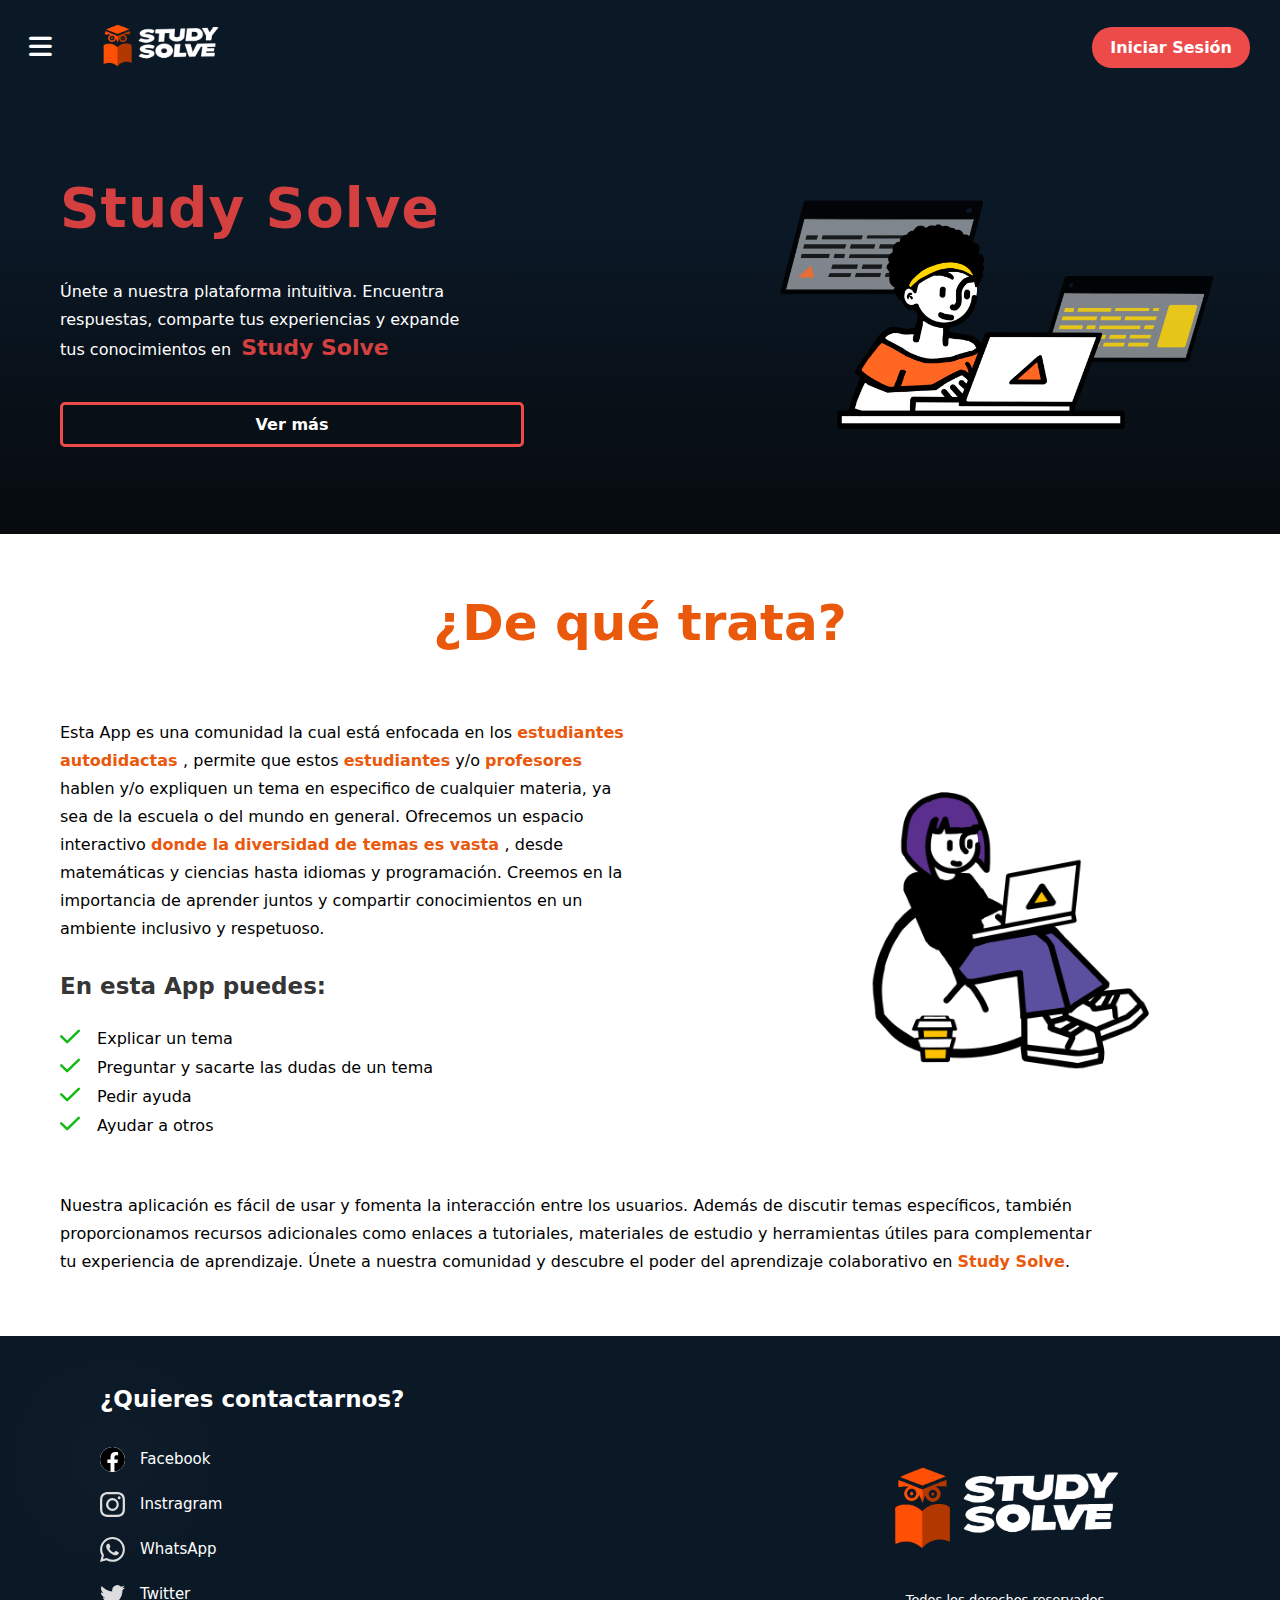
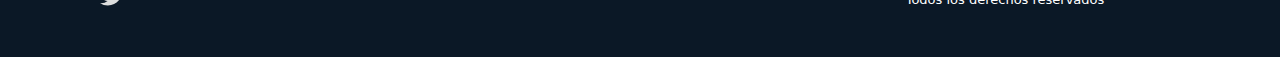
<file: pages/about-us.html>
<!DOCTYPE html>
<html>
    <head>
        <title>Study Solve - Sobre Nosotros</title>
        <meta charset="UTF-8" />
        <meta name="viewport" content="width=device-width, initial-scale=1.0" />
        <link rel="shortcut icon" href="../images/favicon.ico" type="image/x-icon">
        <link rel="stylesheet" href="../styles/basic-styles.css" />
        <link rel="stylesheet" href="../styles/about-us.css" />
        <link 
            rel="stylesheet" 
            href="https://cdnjs.cloudflare.com/ajax/libs/font-awesome/6.5.2/css/all.min.css"
        />
    </head>
    <body>
        <header>
            <nav class="menu-bar">
                <header class="menu-bar__header">
                    <button class="menu-bar__header__toggle-button show">
                        <i
                            class="menu-bar__header__toggle-button__icon fas fa-bars"
                        ></i>
                    </button>
                    <a href="./index.html">
                        <img
                            class="menu-bar__header__logo"
                            src="../images/logoStudySolve.png"
                            alt="Imagen del Logo de la Aplicación"
                            title="Logo de la App"
                        ></img>
                    </a>
                </header>
                <section class="menu-bar__login-links">
                    <a href="./login.html" class="menu-bar__login__button">
                        Iniciar Sesión
                    </a>
                </section>
            </nav>
            <div class="menu-bar__dark-background hidden"></div>
            <nav class="menu-bar__toggle-menu hidden">
                <header class="menu-bar__header">
                    <button class="menu-bar__header__toggle-button hide">
                        <i
                            class="menu-bar__header__toggle-button__icon fas fa-bars"
                        ></i>
                    </button>
                    <a href="./index.html">
                        <img
                            class="menu-bar__header__logo"
                            src="../images/logoStudySolve.png"
                            alt="Imagen del Logo de la Aplicación"
                            title="Logo de la App"
                        ></img>
                    </a>
                </header>
                <section class="menu-bar__toggle-menu__section">
                    <article>
                        <ul class="menu-bar__toggle-menu__links">
                            <li>
                                <a 
                                    href="./index.html" 
                                    class="menu-bar__toggle-menu__link">
                                    <i
                                        class="menu-bar__toggle-menu__link__button__icon fas fa-house"
                                    ></i>
                                    <span>Inicio</span>
                                </a>
                            </li>
                            <li>
                                <a 
                                    href="./about-us.html" 
                                    class="menu-bar__toggle-menu__link">
                                    <i
                                        class="menu-bar__toggle-menu__link__button__icon fa-solid fa-user-group"
                                    ></i>
                                    <span>Sobre Nosotros</span>
                                </a>
                            </li>
                            <li>
                                <a 
                                    href="./posts.html" 
                                    class="menu-bar__toggle-menu__link">
                                    <i
                                        class="menu-bar__toggle-menu__link__button__icon fas fa-newspaper"
                                    ></i>
                                    <span>Publicaciones</span>
                                </a>
                            </li>
                            <li>
                                <a 
                                    href="#information" 
                                    class="menu-bar__toggle-menu__link menu-bar__toggle-menu__link--us">
                                    <i
                                        class="menu-bar__toggle-menu__link__button__icon fa-solid fa-phone"
                                    ></i>
                                    <span>Contacto</span>
                                </a>
                            </li>
                        </ul>
                    </article>
                </section>
            </nav>
        </header>
        
        <main>
            <article class="presentation-article-container">
                <article class="presentation-article">
                    <header class="presentation-article__header">
                        <h1 class="presentation-article__header-title">
                            Study Solve
                        </h1>
                        <p class="presentation-article__header-paragraph">
                            Únete a nuestra plataforma intuitiva. Encuentra
                            respuestas, comparte tus experiencias y expande tus
                            conocimientos en
                            <span class="presentation-article__header-main-span">
                                Study Solve
                            </span>
                        </p>
                        <a href="./index.html" class="presentation-article__header-button">
                            Ver más
                        </a>
                    </header>
                    <section class="presentation-article__image-container">
                        <img
                            class="presentation-article__image-container__image"
                            src="../images/chicaEscribiendo.png"
                            alt="Imagen de una chica estudiando"
                            title="Aprendizaje Digital"
                        />
                    </section>
                </article>
            </article>
            <article class="information-article" id="information">
                <header class="information-article__header">
                    <h2 class="information-article__header-title">
                        ¿De qué trata?
                    </h2>
                </header>
                <article>
                    <section class="information-article-container">
                        <aside class="information-article__section">
                            <p class="information-article__section-paragraph">
                                Esta App es una comunidad la cual está enfocada en
                                los
                                <span class="important-words">
                                    estudiantes autodidactas
                                </span>, permite que estos
                                <span class="important-words">estudiantes</span> y/o
                                <span class="important-words">profesores</span>
                                hablen y/o expliquen un tema en especifico de
                                cualquier materia, ya sea de la escuela o del mundo
                                en general. Ofrecemos un espacio interactivo
                                <span class="important-words">
                                    donde la diversidad de temas es vasta
                                </span>, desde matemáticas y ciencias hasta idiomas y
                                programación. Creemos en la importancia de aprender
                                juntos y compartir conocimientos en un ambiente
                                inclusivo y respetuoso.
                            </p>
                            <span class="information-article__section-title">
                                En esta App puedes:
                            </span>
                            <ul>
                                <li class="information-article__section-list-item">
                                    <svg
                                        class="information-article__section-icon"
                                        aria-hidden="true"
                                        xmlns="http://www.w3.org/2000/svg"
                                        fill="none"
                                        viewBox="0 0 16 12"
                                    >
                                        <path
                                            stroke="currentColor"
                                            stroke-linecap="round"
                                            stroke-linejoin="round"
                                            stroke-width="2"
                                            d="M1 5.917 5.724 10.5 15 1.5"
                                            class=""
                                        ></path>
                                    </svg>
                                    <span class="information-article__section-span">
                                        Explicar un tema
                                    </span>
                                </li>
                                <li class="information-article__section-list-item">
                                    <svg
                                        class="information-article__section-icon"
                                        aria-hidden="true"
                                        xmlns="http://www.w3.org/2000/svg"
                                        fill="none"
                                        viewBox="0 0 16 12"
                                    >
                                        <path
                                            stroke="currentColor"
                                            stroke-linecap="round"
                                            stroke-linejoin="round"
                                            stroke-width="2"
                                            d="M1 5.917 5.724 10.5 15 1.5"
                                            class=""
                                        ></path>
                                    </svg>
                                    <span class="information-article__section-span">
                                        Preguntar y sacarte las dudas de un tema
                                    </span>
                                </li>
                                <li class="information-article__section-list-item">
                                    <svg
                                        class="information-article__section-icon"
                                        aria-hidden="true"
                                        xmlns="http://www.w3.org/2000/svg"
                                        fill="none"
                                        viewBox="0 0 16 12"
                                    >
                                        <path
                                            stroke="currentColor"
                                            stroke-linecap="round"
                                            stroke-linejoin="round"
                                            stroke-width="2"
                                            d="M1 5.917 5.724 10.5 15 1.5"
                                            class=""
                                        ></path>
                                    </svg>
                                    <span class="information-article__section-span">
                                        Pedir ayuda
                                    </span>
                                </li>
                                <li class="information-article__section-list-item">
                                    <svg
                                        class="information-article__section-icon"
                                        aria-hidden="true"
                                        xmlns="http://www.w3.org/2000/svg"
                                        fill="none"
                                        viewBox="0 0 16 12"
                                    >
                                        <path
                                            stroke="currentColor"
                                            stroke-linecap="round"
                                            stroke-linejoin="round"
                                            stroke-width="2"
                                            d="M1 5.917 5.724 10.5 15 1.5"
                                            class=""
                                        ></path>
                                    </svg>
                                    <span class="information-article__section-span">
                                        Ayudar a otros
                                    </span>
                                </li>
                            </ul>
                        </aside>
                        <img
                            class="information-article__section-image"
                            src="../images/chicaEstudiando.png"
                            alt="Imagen de una chica escribiendo un blog en su notebook"
                            title="Estudio"
                        />
                    </section>
                    <aside class="information-article__aside">
                        <p class="information-article__aside-paragraph">
                            Nuestra aplicación es fácil de usar y fomenta la
                            interacción entre los usuarios. Además de discutir temas
                            específicos, también proporcionamos recursos adicionales
                            como enlaces a tutoriales, materiales de estudio y
                            herramientas útiles para complementar tu experiencia de
                            aprendizaje. Únete a nuestra comunidad y descubre el
                            poder del aprendizaje colaborativo en
                            <span class="important-words">Study Solve</span>.
                        </p>
                    </aside>
                </article>
            </article>
        </main>

        <footer class="footer" id="information">
            <header>
                <h3 class="footer__header-title">¿Quieres contactarnos?</h3>
            </header>
            <article class="footer__article">
                <section>
                    <ul class="footer__article__list">
                        <li>
                            <svg
                                class="footer__article__list-icon facebook-icon"
                                width="24px"
                                height="24px"
                                viewBox="0 0 24 24"
                                role="img"
                                xmlns="http://www.w3.org/2000/svg"
                            >
                                <title>Facebook Icon</title>
                                <path
                                    d="M23.9981 11.9991C23.9981 5.37216 18.626 0 11.9991 0C5.37216 0 0 5.37216 0 11.9991C0 17.9882 4.38789 22.9522 10.1242 23.8524V15.4676H7.07758V11.9991H10.1242V9.35553C10.1242 6.34826 11.9156 4.68714 14.6564 4.68714C15.9692 4.68714 17.3424 4.92149 17.3424 4.92149V7.87439H15.8294C14.3388 7.87439 13.8739 8.79933 13.8739 9.74824V11.9991H17.2018L16.6698 15.4676H13.8739V23.8524C19.6103 22.9522 23.9981 17.9882 23.9981 11.9991Z"
                                />
                            </svg>
                            <span class="footer__article__list-span">
                                Facebook
                            </span>
                        </li>
                        <li>
                            <svg
                                class="footer__article__list-icon"
                                xmlns="http://www.w3.org/2000/svg"
                                fill="currentColor"
                                viewBox="0 0 16 16"
                            >
                                <title>Instagram Icon</title>
                                <path
                                    d="M8 0C5.829 0 5.556.01 4.703.048 3.85.088 3.269.222 2.76.42a3.917 3.917 0 0 0-1.417.923A3.927 3.927 0 0 0 .42 2.76C.222 3.268.087 3.85.048 4.7.01 5.555 0 5.827 0 8.001c0 2.172.01 2.444.048 3.297.04.852.174 1.433.372 1.942.205.526.478.972.923 1.417.444.445.89.719 1.416.923.51.198 1.09.333 1.942.372C5.555 15.99 5.827 16 8 16s2.444-.01 3.298-.048c.851-.04 1.434-.174 1.943-.372a3.916 3.916 0 0 0 1.416-.923c.445-.445.718-.891.923-1.417.197-.509.332-1.09.372-1.942C15.99 10.445 16 10.173 16 8s-.01-2.445-.048-3.299c-.04-.851-.175-1.433-.372-1.941a3.926 3.926 0 0 0-.923-1.417A3.911 3.911 0 0 0 13.24.42c-.51-.198-1.092-.333-1.943-.372C10.443.01 10.172 0 7.998 0h.003zm-.717 1.442h.718c2.136 0 2.389.007 3.232.046.78.035 1.204.166 1.486.275.373.145.64.319.92.599.28.28.453.546.598.92.11.281.24.705.275 1.485.039.843.047 1.096.047 3.231s-.008 2.389-.047 3.232c-.035.78-.166 1.203-.275 1.485a2.47 2.47 0 0 1-.599.919c-.28.28-.546.453-.92.598-.28.11-.704.24-1.485.276-.843.038-1.096.047-3.232.047s-2.39-.009-3.233-.047c-.78-.036-1.203-.166-1.485-.276a2.478 2.478 0 0 1-.92-.598 2.48 2.48 0 0 1-.6-.92c-.109-.281-.24-.705-.275-1.485-.038-.843-.046-1.096-.046-3.233 0-2.136.008-2.388.046-3.231.036-.78.166-1.204.276-1.486.145-.373.319-.64.599-.92.28-.28.546-.453.92-.598.282-.11.705-.24 1.485-.276.738-.034 1.024-.044 2.515-.045v.002zm4.988 1.328a.96.96 0 1 0 0 1.92.96.96 0 0 0 0-1.92zm-4.27 1.122a4.109 4.109 0 1 0 0 8.217 4.109 4.109 0 0 0 0-8.217zm0 1.441a2.667 2.667 0 1 1 0 5.334 2.667 2.667 0 0 1 0-5.334z"
                                ></path>
                            </svg>
                            <span class="footer__article__list-span">
                                Instragram
                            </span>
                        </li>
                        <li>
                            <svg
                                class="footer__article__list-icon"
                                xmlns="http://www.w3.org/2000/svg"
                                width="16"
                                height="16"
                                fill="currentColor"
                                viewBox="0 0 16 16"
                                title="WhatsApp"
                            >
                                <title>WhatsApp Icon</title>
                                <path
                                    d="M13.601 2.326A7.85 7.85 0 0 0 7.994 0C3.627 0 .068 3.558.064 7.926c0 1.399.366 2.76 1.057 3.965L0 16l4.204-1.102a7.9 7.9 0 0 0 3.79.965h.004c4.368 0 7.926-3.558 7.93-7.93A7.9 7.9 0 0 0 13.6 2.326zM7.994 14.521a6.6 6.6 0 0 1-3.356-.92l-.24-.144-2.494.654.666-2.433-.156-.251a6.56 6.56 0 0 1-1.007-3.505c0-3.626 2.957-6.584 6.591-6.584a6.56 6.56 0 0 1 4.66 1.931 6.56 6.56 0 0 1 1.928 4.66c-.004 3.639-2.961 6.592-6.592 6.592m3.615-4.934c-.197-.099-1.17-.578-1.353-.646-.182-.065-.315-.099-.445.099-.133.197-.513.646-.627.775-.114.133-.232.148-.43.05-.197-.1-.836-.308-1.592-.985-.59-.525-.985-1.175-1.103-1.372-.114-.198-.011-.304.088-.403.087-.088.197-.232.296-.346.1-.114.133-.198.198-.33.065-.134.034-.248-.015-.347-.05-.099-.445-1.076-.612-1.47-.16-.389-.323-.335-.445-.34-.114-.007-.247-.007-.38-.007a.73.73 0 0 0-.529.247c-.182.198-.691.677-.691 1.654s.71 1.916.81 2.049c.098.133 1.394 2.132 3.383 2.992.47.205.84.326 1.129.418.475.152.904.129 1.246.08.38-.058 1.171-.48 1.338-.943.164-.464.164-.86.114-.943-.049-.084-.182-.133-.38-.232"
                                />
                            </svg>
                            <span class="footer__article__list-span">
                                WhatsApp
                            </span>
                        </li>
                        <li>
                            <svg
                                class="footer__article__list-icon"
                                xmlns="http://www.w3.org/2000/svg"
                                fill="currentColor"
                                viewBox="0 0 16 16"
                            >
                                <title>Twitter Icon</title>
                                <path
                                    d="M5.026 15c6.038 0 9.341-5.003 9.341-9.334 0-.14 0-.282-.006-.422A6.685 6.685 0 0 0 16 3.542a6.658 6.658 0 0 1-1.889.518 3.301 3.301 0 0 0 1.447-1.817 6.533 6.533 0 0 1-2.087.793A3.286 3.286 0 0 0 7.875 6.03a9.325 9.325 0 0 1-6.767-3.429 3.289 3.289 0 0 0 1.018 4.382A3.323 3.323 0 0 1 .64 6.575v.045a3.288 3.288 0 0 0 2.632 3.218 3.203 3.203 0 0 1-.865.115 3.23 3.23 0 0 1-.614-.057 3.283 3.283 0 0 0 3.067 2.277A6.588 6.588 0 0 1 .78 13.58a6.32 6.32 0 0 1-.78-.045A9.344 9.344 0 0 0 5.026 15z"
                                ></path>
                            </svg>
                            <span class="footer__article__list-span">
                                Twitter
                            </span>
                        </li>
                    </ul>
                </section>
                <aside class="footer__article__aside">
                    <header>
                        <h4 class="footer__article__aside-title">
                            Todos los derechos reservados
                        </h4>
                    </header>
                    <img
                        class="footer__article__aside-app-icon"
                        src="../images/logoStudySolve.png"
                        alt="Imagen del logo de la Aplicación"
                        title="Logo de la App"
                    ></img>
                </aside>
            </article>
        </footer>
        <script src="../scripts/menu.js"></script>
    </body>
</html>
</file>
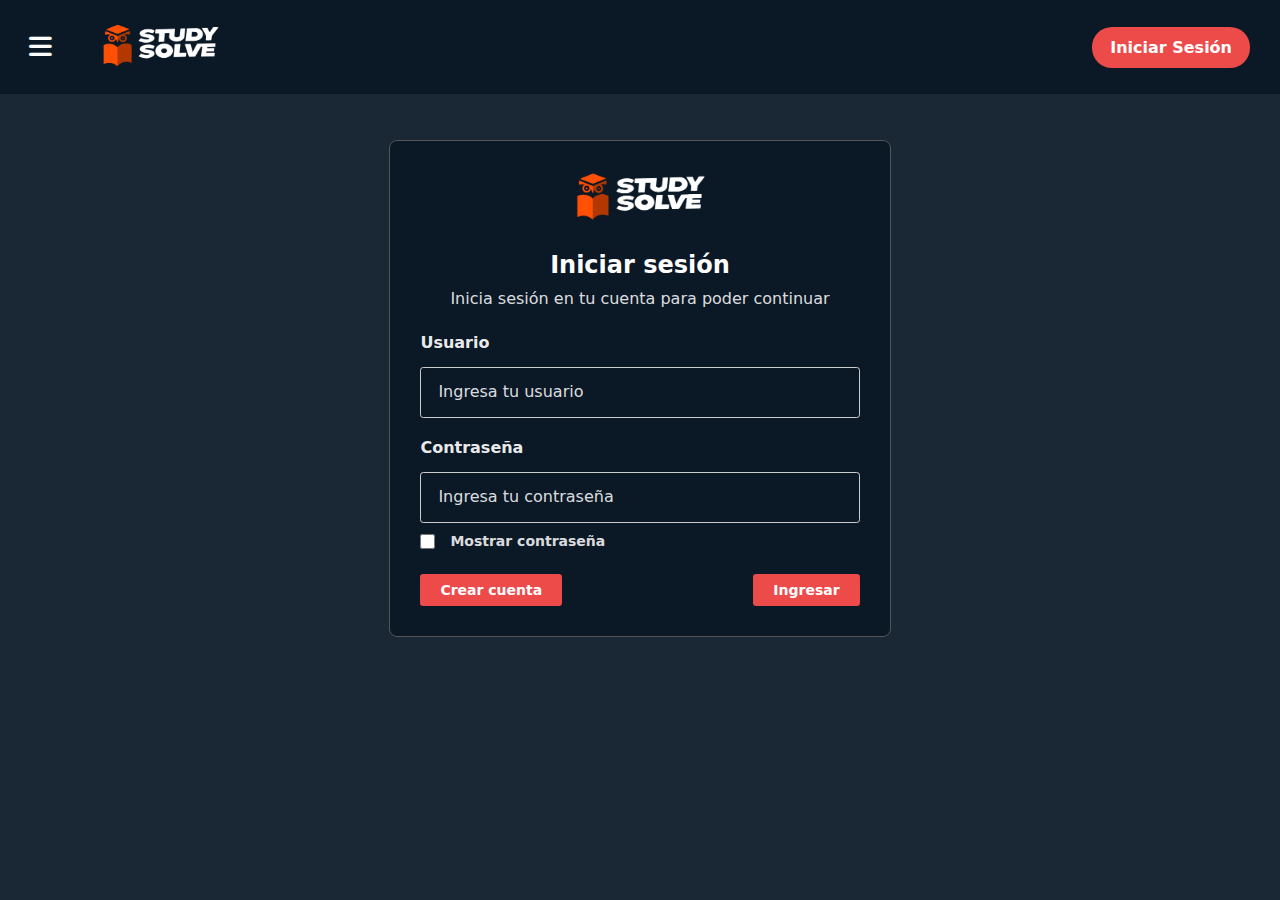
<file: pages/login.html>
<!DOCTYPE html>
<html>
    <head>
        <title>Study Solve - Iniciar sesión</title>
        <meta charset="UTF-8" />
        <meta name="viewport" content="width=device-width, initial-scale=1.0" />
        <link rel="shortcut icon" href="../images/favicon.ico" type="image/x-icon">
        <link rel="stylesheet" href="../styles/basic-styles.css" />
        <link rel="stylesheet" href="../styles/login.css" />
        <link
            rel="stylesheet"
            href="https://cdnjs.cloudflare.com/ajax/libs/font-awesome/6.5.2/css/all.min.css"
        />
    </head>
    <body>
        <header>
            <nav class="menu-bar">
                <header class="menu-bar__header">
                    <button class="menu-bar__header__toggle-button show">
                        <i
                            class="menu-bar__header__toggle-button__icon fas fa-bars"
                        ></i>
                    </button>
                    <a href="./index.html">
                        <img
                            class="menu-bar__header__logo"
                            src="../images/logoStudySolve.png"
                            alt="Imagen del Logo de la Aplicación"
                            title="Logo de la App"
                        ></img>
                    </a>
                </header>
                <section class="menu-bar__login-links">
                    <a href="./login.html" class="menu-bar__login__button">
                        Iniciar Sesión
                    </a>
                </section>
            </nav>
            <div class="menu-bar__dark-background hidden"></div>
            <nav class="menu-bar__toggle-menu hidden">
                <header class="menu-bar__header">
                    <button class="menu-bar__header__toggle-button hide">
                        <i
                            class="menu-bar__header__toggle-button__icon fas fa-bars"
                        ></i>
                    </button>
                    <a href="./index.html">
                        <img
                            class="menu-bar__header__logo"
                            src="../images/logoStudySolve.png"
                            alt="Imagen del Logo de la Aplicación"
                            title="Logo de la App"
                        ></img>
                    </a>
                </header>
                <section class="menu-bar__toggle-menu__section">
                    <article>
                        <ul class="menu-bar__toggle-menu__links">
                            <li>
                                <a 
                                    href="./index.html" 
                                    class="menu-bar__toggle-menu__link">
                                    <i
                                        class="menu-bar__toggle-menu__link__button__icon fas fa-house"
                                    ></i>
                                    <span>Inicio</span>
                                </a>
                            </li>
                            <li>
                                <a 
                                    href="./about-us.html" 
                                    class="menu-bar__toggle-menu__link">
                                    <i
                                        class="menu-bar__toggle-menu__link__button__icon fa-solid fa-user-group"
                                    ></i>
                                    <span>Sobre Nosotros</span>
                                </a>
                            </li>
                            <li>
                                <a 
                                    href="./posts.html" 
                                    class="menu-bar__toggle-menu__link">
                                    <i
                                        class="menu-bar__toggle-menu__link__button__icon fas fa-newspaper"
                                    ></i>
                                    <span>Publicaciones</span>
                                </a>
                            </li>
                            <li>
                                <a 
                                    href="#information" 
                                    class="menu-bar__toggle-menu__link menu-bar__toggle-menu__link--us">
                                    <i
                                        class="menu-bar__toggle-menu__link__button__icon fa-solid fa-phone"
                                    ></i>
                                    <span>Contacto</span>
                                </a>
                            </li>
                        </ul>
                    </article>
                </section>
            </nav>
        </header>

        <main>
            <section class="login__container">
                <section class="login">
                    <header class="login__header">
                        <img    
                            class="login__header__app-logo"
                            src="../images/logoStudySolve.png" 
                            alt="Logo de la Aplicación"
                            title="Logo de la App"
                        >
                        <h2 class="login__header__title">Iniciar sesión</h2>
                        <p class="login__header__message">
                            Inicia sesión en tu cuenta para poder continuar
                        </p>
                    </header>
                    <form class="login__form" action="" method="post">
                        <div class="login__form__section">
                            <label 
                                class="login__form__label" 
                                for="username"
                            >
                                Usuario
                            </label>
                            <div class="login__form__input-container">
                                <input 
                                    class="login__form__input" 
                                    type="text"
                                    name="username"
                                    autocomplete="off"
                                    required
                                >
                                <span class="login__form__input-message">
                                    Ingresa tu usuario
                                </span>
                            </div>
                        </div>
                        <div class="login__form__section">
                            <label 
                                class="login__form__label" 
                                for="password"
                            >
                                Contraseña
                            </label>
                            <div class="login__form__input-container">
                                <input 
                                    class="login__form__input password-input" 
                                    type="password" 
                                    name="password"
                                    required
                                >
                                <span class="login__form__input-message">
                                    Ingresa tu contraseña
                                </span>
                                <div class="login__form__toggle-container">
                                    <input 
                                        class="form__toggle-container__checkbox"
                                        type="checkbox" 
                                        name="toggle-checkbox" 
                                    >
                                    <label 
                                        class="form__toggle-container__label" 
                                        for="toggle-checkbox"
                                    >
                                        Mostrar contraseña
                                    </label>
                                </div>
                            </div>
                        </div>
                        <div class="login__form__buttons">
                            <a class="form__link" href="">Crear cuenta</a>
                            <button class="form__button" type="submit">Ingresar</button>
                        </div>
                    </form>
                </section>
            </section>
            </main>
        <script src="../scripts/menu.js"></script>
        <script src="../scripts/login.js"></script>
    </body>
</html>
</file>
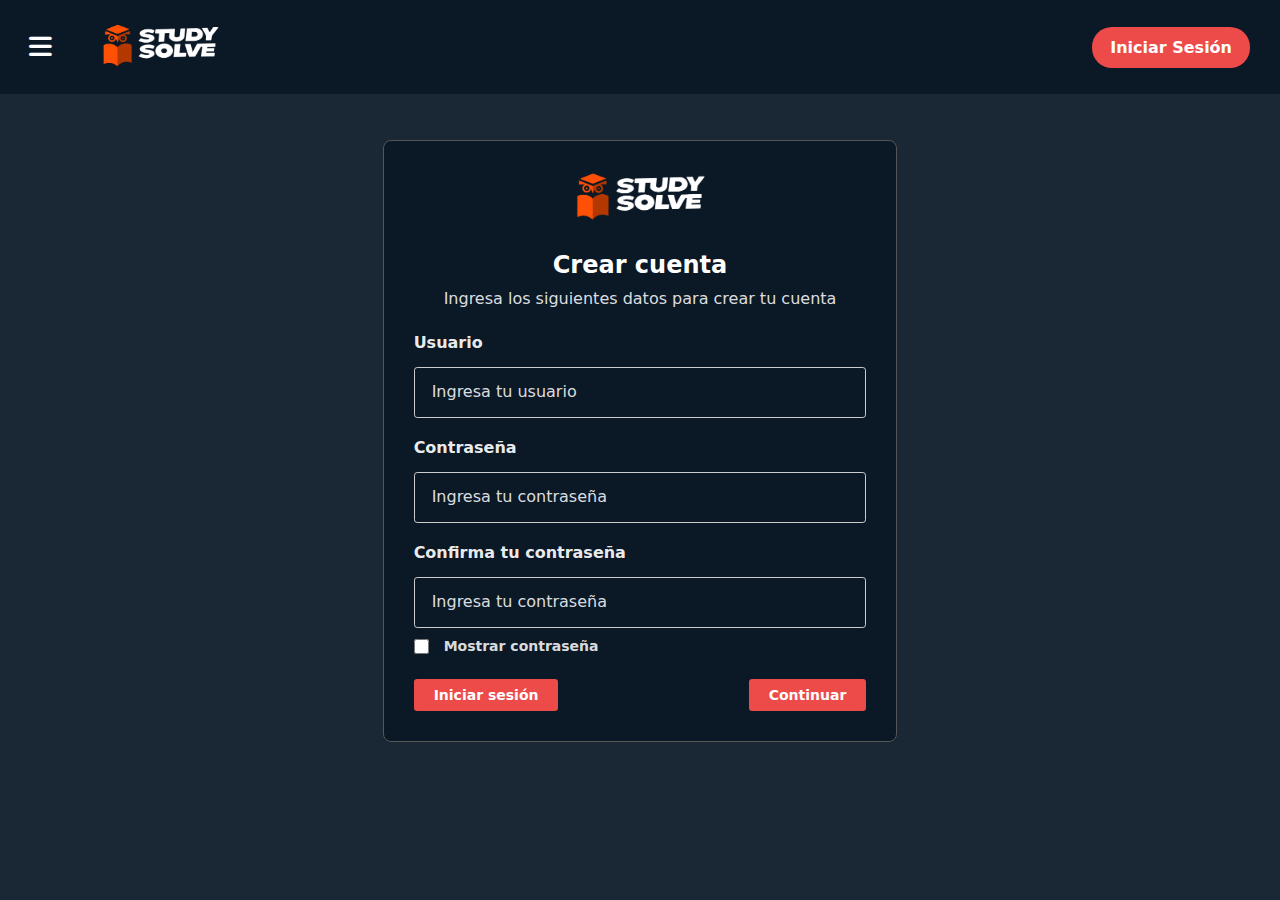
<file: pages/register.html>
<!DOCTYPE html>
<html>
    <head>
        <title>Study Solve - Iniciar sesión</title>
        <meta charset="UTF-8" />
        <meta name="viewport" content="width=device-width, initial-scale=1.0" />
        <link rel="shortcut icon" href="../images/favicon.ico" type="image/x-icon">
        <link rel="stylesheet" href="../styles/basic-styles.css" />
        <link rel="stylesheet" href="../styles/login.css" />
        <link
            rel="stylesheet"
            href="https://cdnjs.cloudflare.com/ajax/libs/font-awesome/6.5.2/css/all.min.css"
        />
    </head>
    <body>
        <header>
            <nav class="menu-bar">
                <header class="menu-bar__header">
                    <button class="menu-bar__header__toggle-button show">
                        <i
                            class="menu-bar__header__toggle-button__icon fas fa-bars"
                        ></i>
                    </button>
                    <a href="./index.html">
                        <img
                            class="menu-bar__header__logo"
                            src="../images/logoStudySolve.png"
                            alt="Imagen del Logo de la Aplicación"
                            title="Logo de la App"
                        ></img>
                    </a>
                </header>
                <section class="menu-bar__login-links">
                    <a href="./login.html" class="menu-bar__login__button">
                        Iniciar Sesión
                    </a>
                </section>
            </nav>
            <div class="menu-bar__dark-background hidden"></div>
            <nav class="menu-bar__toggle-menu hidden">
                <header class="menu-bar__header">
                    <button class="menu-bar__header__toggle-button hide">
                        <i
                            class="menu-bar__header__toggle-button__icon fas fa-bars"
                        ></i>
                    </button>
                    <a href="./index.html">
                        <img
                            class="menu-bar__header__logo"
                            src="../images/logoStudySolve.png"
                            alt="Imagen del Logo de la Aplicación"
                            title="Logo de la App"
                        ></img>
                    </a>
                </header>
                <section class="menu-bar__toggle-menu__section">
                    <article>
                        <ul class="menu-bar__toggle-menu__links">
                            <li>
                                <a 
                                    href="./index.html" 
                                    class="menu-bar__toggle-menu__link">
                                    <i
                                        class="menu-bar__toggle-menu__link__button__icon fas fa-house"
                                    ></i>
                                    <span>Inicio</span>
                                </a>
                            </li>
                            <li>
                                <a 
                                    href="./about-us.html" 
                                    class="menu-bar__toggle-menu__link">
                                    <i
                                        class="menu-bar__toggle-menu__link__button__icon fa-solid fa-user-group"
                                    ></i>
                                    <span>Sobre Nosotros</span>
                                </a>
                            </li>
                            <li>
                                <a 
                                    href="./posts.html" 
                                    class="menu-bar__toggle-menu__link">
                                    <i
                                        class="menu-bar__toggle-menu__link__button__icon fas fa-newspaper"
                                    ></i>
                                    <span>Publicaciones</span>
                                </a>
                            </li>
                            <li>
                                <a 
                                    href="#information" 
                                    class="menu-bar__toggle-menu__link menu-bar__toggle-menu__link--us">
                                    <i
                                        class="menu-bar__toggle-menu__link__button__icon fa-solid fa-phone"
                                    ></i>
                                    <span>Contacto</span>
                                </a>
                            </li>
                        </ul>
                    </article>
                </section>
            </nav>
        </header>

        <main>
            <section class="login__container">
                <section class="login">
                    <header class="login__header">
                        <img    
                            class="login__header__app-logo"
                            src="../images/logoStudySolve.png" 
                            alt="Logo de la Aplicación"
                            title="Logo de la App"
                        >
                        <h2 class="login__header__title">Crear cuenta</h2>
                        <p class="login__header__message">
                            Ingresa los siguientes datos para crear tu cuenta
                        </p>
                    </header>
                    <form class="login__form" action="" method="post">
                        <div class="login__form__section">
                            <label 
                                class="login__form__label" 
                                for="username"
                            >
                                Usuario
                            </label>
                            <div class="login__form__input-container">
                                <input 
                                    class="login__form__input" 
                                    type="text"
                                    name="username"
                                    autocomplete="off"
                                    required
                                >
                                <span class="login__form__input-message">
                                    Ingresa tu usuario
                                </span>
                            </div>
                        </div>
                        <div class="login__form__section">
                            <label 
                                class="login__form__label" 
                                for="password"
                            >
                                Contraseña
                            </label>
                            <div class="login__form__input-container">
                                <input 
                                    class="login__form__input password-input" 
                                    type="password" 
                                    name="password"
                                    required
                                >
                                <span class="login__form__input-message">
                                    Ingresa tu contraseña
                                </span>
                            </div>
                        </div>
                        <div class="login__form__section">
                            <label 
                                class="login__form__label" 
                                for="password"
                            >
                                Confirma tu contraseña
                            </label>
                            <div class="login__form__input-container">
                                <input 
                                    class="login__form__input password-input" 
                                    type="password" 
                                    name="password"
                                    required
                                >
                                <span class="login__form__input-message">
                                    Ingresa tu contraseña
                                </span>
                                <div class="login__form__toggle-container">
                                    <input 
                                        class="form__toggle-container__checkbox"
                                        type="checkbox" 
                                        name="toggle-checkbox" 
                                    >
                                    <label 
                                        class="form__toggle-container__label" 
                                        for="toggle-checkbox"
                                    >
                                        Mostrar contraseña
                                    </label>
                                </div>
                            </div>
                        </div>
                        <div class="login__form__buttons">
                            <a class="form__link" href="./login.html">Iniciar sesión</a>
                            <button class="form__button" type="submit">Continuar</button>
                        </div>
                    </form>
                </section>
            </section>
            </main>
        <script src="../scripts/menu.js"></script>
        <script src="../scripts/login.js"></script>
    </body>
</html>
</file>
<file: styles/basic-styles.css>
* {
    margin: 0;
    padding: 0;
    box-sizing: border-box;
    font-family: "Onest Variable", system-ui, -apple-system, BlinkMacSystemFont, "Segoe UI", Roboto, Oxygen, Ubuntu, Cantarell, "Open Sans", "Helvetica Neue", sans-serif;
}

:root {
    --rojoPrincipal: #D43F3F;
    --rojoPastel: #E87F7F;
    --rojoBoton: #ED4A4A;
    --naranjaPrincipal: #ea580c;
    --naranjaPastel: #f97; 
    --azulClaro: #192834; /* #0C1D2B; */
    --azulOscuro: #0b1826;
    --azulBoton: #1b364f;
}

body {
    background-color: #f1f5f9;
    display: flex;
    flex-direction: column;
    min-height: 100vh;
    margin: 0;
    scrollbar-gutter: stable;
}

main {
    margin: 90px 0px 0px 0px;
    flex: 1;
    background: var(--azulClaro);
}

a {
    text-decoration: none;
    color: #fff;
}

li {
    list-style: none;
}

/* Estilos del nav-bar */

.menu-bar {
    display: flex;
    flex-direction: row;
    align-items: center;
    justify-content: space-between;
    background-color: var(--azulOscuro);
    color: #fff;
    width: 100%;
    position: fixed;
    top: 0;
}

.menu-bar__header {
    display: flex; 
    flex-direction: row; 
    align-items: center;
    width: 350px;
    background-color: var(--azulOscuro);
    padding: 10px 0px 10px 10px;
}

.menu-bar__toggle-menu__link__button,
.menu-bar__header__toggle-button {
    background-color: var(--azulOscuro);
    height: 60px;
    width: 60px;
    border: none;
}

.menu-bar__header__toggle-button:hover {
    background-color: var(--azulBoton);
    border-radius: 50%;
    transition: 0.3s;
}

.menu-bar__toggle-menu__link__button__icon,
.menu-bar__header__toggle-button__icon {
    color: #fff;
    font-size: 26px;
}

.menu-bar__header__logo {
    object-fit: cover;
    overflow: hidden;
    width: 180px;
    height: 70px;
}

.menu-bar__login-links {
    display: flex;
    flex-direction: row;
    gap: 0px 20px; 
    padding: 0px 30px 0px 0px;
}

.menu-bar__login__button {
    background-color: var(--rojoBoton);
    padding: 11px 18px;
    border-radius: 20px;
    color: #fff;
    font-weight: 700;
    font-size: 16px;
}

.menu-bar__login__button:hover {
    background-color: var(--rojoPastel);
    transition: 0.5s;
}

/* Background oscuro del menu desplegable */
.menu-bar__dark-background {
    position: fixed; 
    width: 100%; 
    height: 100%; 
    background-color: #0004; 
    z-index: 1;
}

/* Animación del menu desplegable; */

/* Mostrar */
@keyframes showAnimation {
    from {
        transform: translateX(-100%);
    }
    to {
        transform: translateX(0);
    }
}

/* Ocultar */ 
@keyframes hideAnimation {
    from {
        opacity: 1;
    }
    to {
        opacity: 0;
        transform: translateY(-20px);
    }
}

/* Estilos menu desplegable */
.menu-bar__toggle-menu {
    background-color: var(--azulOscuro);
    min-width: 350px;
    height: 100%;
    position: fixed;
    flex-grow: 1;
    z-index: 2;
}

.menu-bar__toggle-menu__section {
    display: flex;
    flex-direction: column;
    justify-content: space-between;
    padding: 20px 30px;
}

.menu-bar__toggle-menu__links {
    display: flex;
    flex-direction: column;
    gap: 20px;
}

.menu-bar__toggle-menu__link {
    color: #fff;
    font-size: 18px;
    display: flex;
    align-items: center;
    gap: 40px;
    padding: 20px;
    border-radius: 0.5rem;
}

.menu-bar__toggle-menu__link__button:hover,
.menu-bar__toggle-menu__link:hover {
    background-color: var(--azulBoton);
}

.menu-bar__toggle-menu__link__button__icon {
    font-size: 22px;
}

.hidden {
    display: none;
}

/* Estilos del Footer */
.footer {
    background-color: var(--azulOscuro);
    padding: 50px 100px;
    display: flex;
    flex-direction: column;
    justify-content: flex-start;
    gap: 20px;
}

.footer__header-title {
    font-size: 23px;
    color: #fff;
}

.footer__article {
    display: flex;
    flex-direction: row;
    justify-content: space-between;
    align-items: center;
    flex: 1;
}

.footer__article__list {
    display: flex;
    flex-direction: column;
    gap: 20px;
    padding: 15px 0px 0px 0px;
}

.footer__article__list > li {
    display: flex;
    align-items: center;
}

.footer__article__list-icon {
    width: 25px;
    height: 25px;
    margin: 0px 15px 0px 0px;
    color: #ddd;
}

.facebook-icon {
    background-color: #fff;
    border-radius: 20px;
    box-shadow: 0px 0px 140px #fff;
}

.footer__article__list-span {
    color: #fff;
    font-size: 15px;
    font-weight: 500;
    text-align: center;
}

.footer__article__aside {
    display: flex;
    flex-direction: column-reverse;
    align-items: center;
    gap: 10px;
}

.footer__article__aside-app-icon {
    object-fit: cover;
    overflow: hidden;
    width: 350px;
    height: 150px;
}   

.footer__article__aside-title {
    font-weight: 400;
    font-size: 13px;
    color: #fff;
}
</file>
<file: styles/about-us.css>
.important-words {
    color: var(--naranjaPrincipal);
    font-weight: 700;
}

main {
    display: flex;
    flex: 1;
    flex-direction: column;
}

/* Estilos del main */

/* Articulo de bienvenida */
.presentation-article-container {
    display: flex;
    justify-content: center;
    flex: 1;
}

.presentation-article {
    display: flex;
    flex-direction: row;
    justify-content: space-between;
    align-items: center;
    flex-wrap: wrap;
    flex: 1;
    gap: 50px;
    background: linear-gradient(var(--azulOscuro) 30%, #000b);/* var(--azulOscuro); */
    color: #fff;
    padding: 20px 60px;
}

.presentation-article__header {
    width: 40%;
    min-width: 40%;
    display: flex;
    flex-direction: column;
    justify-content: flex-start;
    gap: 38px;
}

.presentation-article__header-title {
    font-size: 55px;
    color: var(--rojoPrincipal);
    font-weight: 900;
    letter-spacing: 1px;
}

.presentation-article__header-paragraph {
    font-size: 16px;
    line-height: 28px;
    text-wrap: balance;
    font-weight: 400;
}

.presentation-article__header-main-span {
    color: var(--rojoPrincipal);
    font-weight: 900;
    font-size: 22px;
    padding: 0px 0px 0px 5px;
}

.presentation-article__header-button {
    padding: 10px;
    border: 3px solid var(--rojoBoton);
    border-radius: 5px;
    font-size: 16px;
    font-weight: 700;
    text-align: center;
}

.presentation-article__header-button:hover {
    display: flex;
    justify-content: center;
    align-items: center;
    border: none;
    height: 47px;
    transition: 0.3s;
    background-color: var(--rojoPastel);
}

.presentation-article__image-container {
    display: flex;
    flex-direction: row;
    justify-content: center;
}

.presentation-article__image-container__image,
.information-article__section-image {
    max-height: 450px;
    max-width: 450px;
    object-fit: cover;
}

/* Sección de información */
.information-article {
    display: flex;
    flex-direction: column;
    justify-content: center;
    flex-wrap: wrap;
    flex: 1;
    gap: 50px;
    background-color:#fff;
    padding: 60px;
}

.information-article__header-title {
    color: var(--naranjaPrincipal);
    font-size: 50px;
    font-weight: 900;
    text-align: center;
}

.information-article__section {
    display: flex;
    flex-direction: column;
    justify-content: flex-start;
    gap: 30px;
}

.information-article-container {
    display: flex;
    flex-direction: row;
    justify-content: space-between;
    align-items: center;
    /* flex-wrap: wrap; */
}

.information-article__section-paragraph {
    text-wrap: balance;
    font-size: 16px;
    line-height: 28px;
    max-width: 80%;
}

.information-article__section-title {
    font-size: 23px;
    font-weight: 700;
    color: #222e;
}

.information-article__section > ul{
    display: flex;
    flex-direction: column;
    justify-content: flex-start;
    gap: 10px;
}

.information-article__aside-list-item {
    display: flex;
    justify-content: flex-start;
    align-items: center;
}

.information-article__section-icon {
    max-height: 20px;
    max-width: 20px;
    color: #1b1;
    margin: 0px 12px 0px 0px;
}

.information-article__section-span {
    font-size: 16px;
}

.information-article__aside {
    padding: 40px 0px 0px 0px ;
}

.information-article__aside-paragraph {
    text-wrap: balance;
    font-size: 16px;
    line-height: 28px;
}
</file>
<file: styles/login.css>
.login__container {
    display: flex;
    justify-content: center;
    align-items: center;
    padding: 50px 0px;
}

/* Estilos del login */
.login {
    display: flex;
    flex-direction: column;
    justify-content: center;
    align-items: center;
    background-color: var(--azulOscuro);
    border-radius: 0.5rem;
    border: 1px solid #555;
    padding: 30px;
    gap: 20px;
}

.login__header {
    display: flex;
    flex-direction: column;
    justify-content: center;
    align-items: center;
    padding: 0px 30px 5px 30px;
    gap: 10px;
}

.login__header__app-logo {
    height: 50px;
    width: 200px;
    object-fit: cover;
    margin: 0px 0px 20px 0px;
}

.login__header__title {
    color: #fff;
    text-align: center;
}

.login__header__message {
    color: #fffd;
}

.login__form {
    display: flex;
    flex-direction: column;
    gap: 20px;
    width: 100%;
}

.login__form__section {
    display: flex;
    flex-direction: column;
    gap: 15px;
}

.login__form__label {
    font-weight: 600;
    color: #fffe;
}

.login__form__input-container {
    display: flex;
    flex-direction: column;
    gap: 10px;
}

.login__form__input {
    border: none;
    border-radius: 0.2rem;
    background-color: inherit;
    border: 1px solid #ccc;
    color: #fff;
    font-size: 16px;
    padding: 15px 10px;
}

.login__form__input-message {
    color: #fffd;
    position: absolute;
    margin: 15px 0px 0px 18px;
    user-select: none;
}

/* Diseós para los efectos en los inputs */
.login__form__input:focus {
    outline: none;
    border: 2px solid var(--rojoBoton);
}

.login__form__input:focus + .login__form__input-message,
.login__form__input-container.focused .login__form__input-message  {
    transform: translate(-10px, -20px);
    background-color: var(--azulOscuro);
    color: #e89999;
    font-weight: 700;
    font-size: 14px;
    padding: 0px 5px;
    z-index: 1000;
    transition: .2s;
}

.login__form__input:not(:focus) + .login__form__input-message {
    color: #fffd;
}

/* Estilos del checkbox para mostrar / ocultar la contraseña */
.login__form__toggle-container {
    display: flex;
    justify-content: flex-start;
    align-items: center;
    gap: 15px;
    color: #fffd;
    font-weight: 700;
}

.form__toggle-container__checkbox {
    border: none;
    height: 15px;
    width: 15px;
}

.form__toggle-container__label {
    font-size: 14px;
}

/* Estilos de los botones */

.login__form__buttons {
    display: flex;
    justify-content: space-between;
    align-items: center;
}

.form__button, .form__link {
    margin: 5px 0px 0px 0px;
    border: none;
    border-radius: 0.2rem;
    padding: 8px 20px;
    color: #fff;
    font-weight: 700;
    font-size: 14px;
    background-color: var(--rojoBoton);
}
</file>
